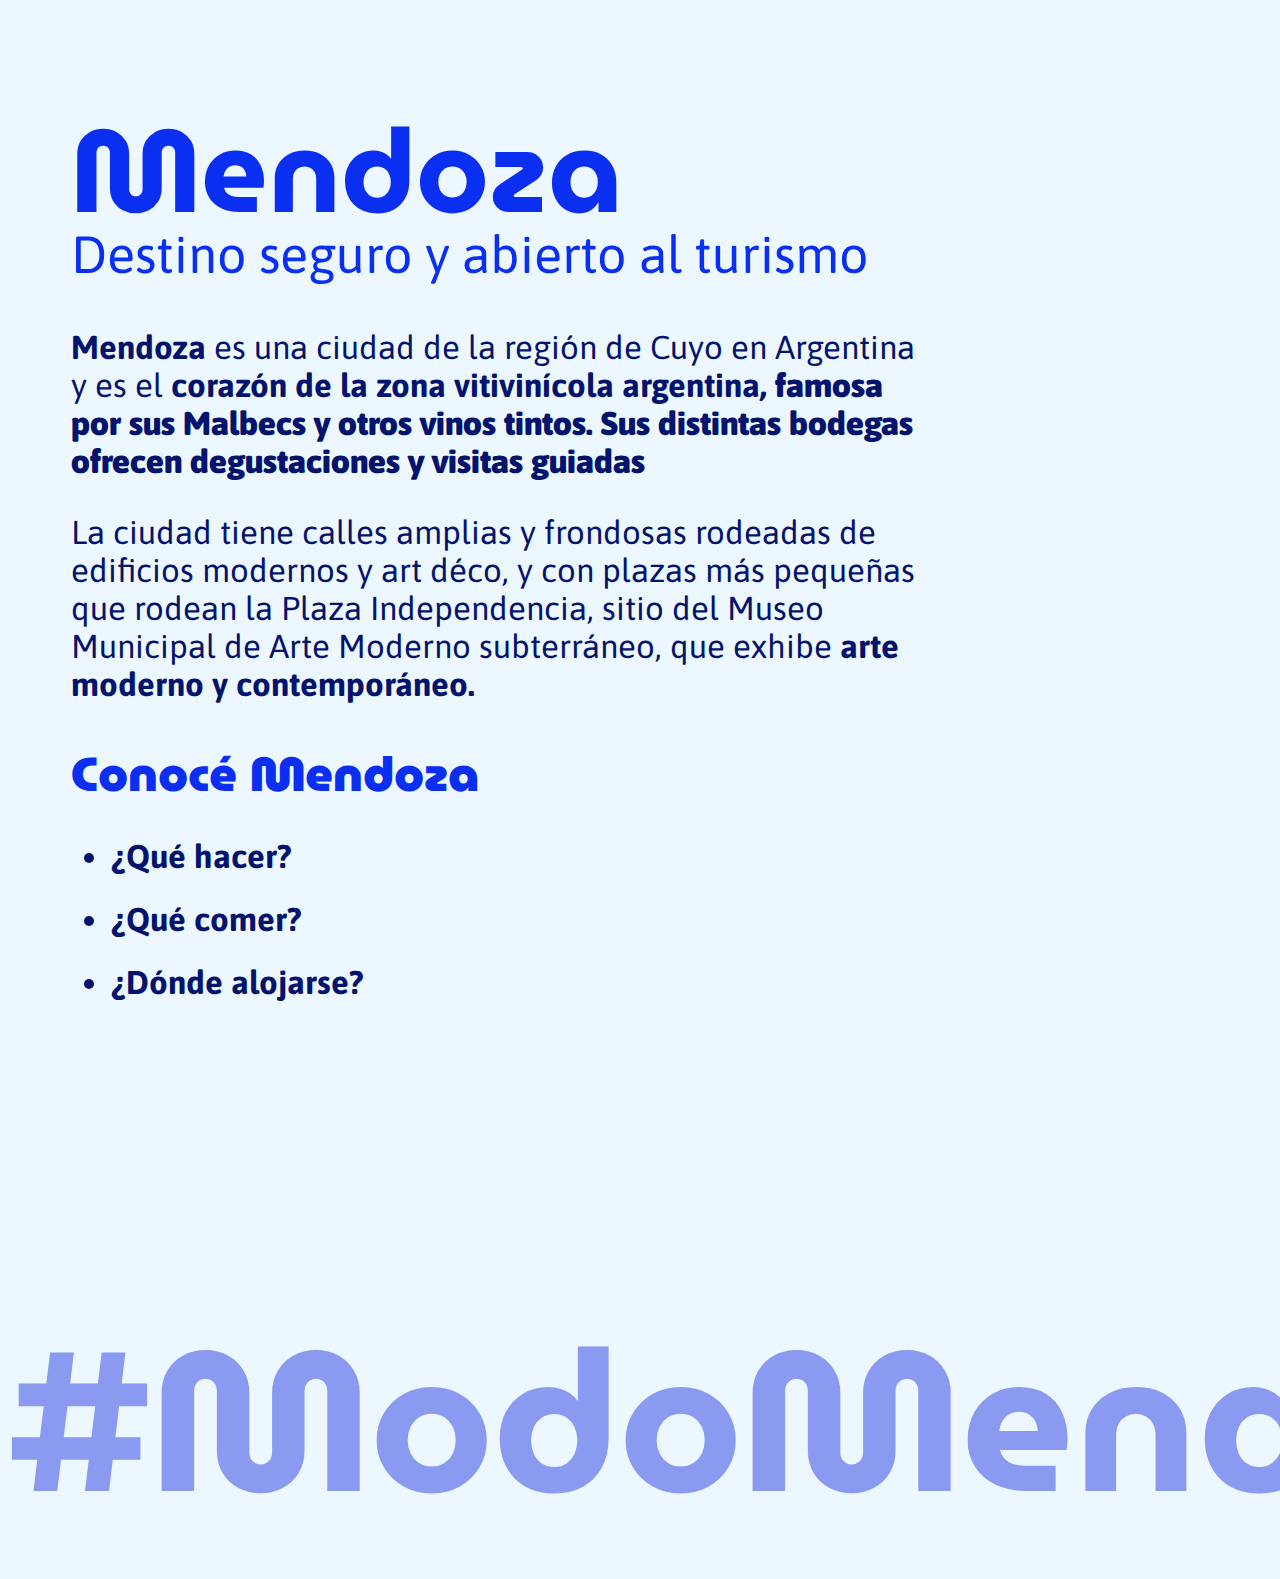
<file: index.html>
<!DOCTYPE html>
<html lang="en">
<head>
    <meta charset="UTF-8">
    <meta http-equiv="X-UA-Compatible" content="IE=edge">
    <meta name="viewport" content="width=device-width, initial-scale=1.0">
    <title>Laboratorio 1</title>
    <link rel="stylesheet" href="style.css">
    <link rel="preconnect" href="https://fonts.googleapis.com">
    <link rel="preconnect" href="https://fonts.gstatic.com" crossorigin>
</head>
  <body>
    <main>
        <div>
            <h1 class="museom-blue">Mendoza</h1>
            <h2 class="subtittle">Destino seguro y abierto al turismo</h2>
            <p class="parraf"><strong>Mendoza</strong> es una ciudad de la región de Cuyo en Argentina<br>
                y es el <b>corazón de la zona vitivinícola argentina<b>, famosa<br>
                por sus Malbecs y otros vinos tintos. Sus distintas bodegas<br>
                ofrecen degustaciones y visitas guiadas
            </p>
            <p class="parraf">La ciudad tiene calles amplias y frondosas rodeadas de<br>
            edificios modernos y art déco, y con plazas más pequeñas<br>
            que rodean la Plaza Independencia, sitio del Museo<br>
            Municipal de Arte Moderno subterráneo, que exhibe <strong>arte<br>
            moderno y contemporáneo.</strong>
            </p>
        </div>
        <div>
            <h3>
                    <strong class="museom-bluemedium">Conocé Mendoza</strong>
            </h3>
                <ul>
                         <li class="parff2">¿Qué hacer?</li>
                         <li class="parff2">¿Qué comer?</li>
                         <li class="parff2">¿Dónde alojarse?</li>
                </ul>
        </div>  
        <footer>
            <h4 class="mendoza">#ModoMendoza</h4>
        </footer> 
    </main>  
  </body>
</html>
</file>
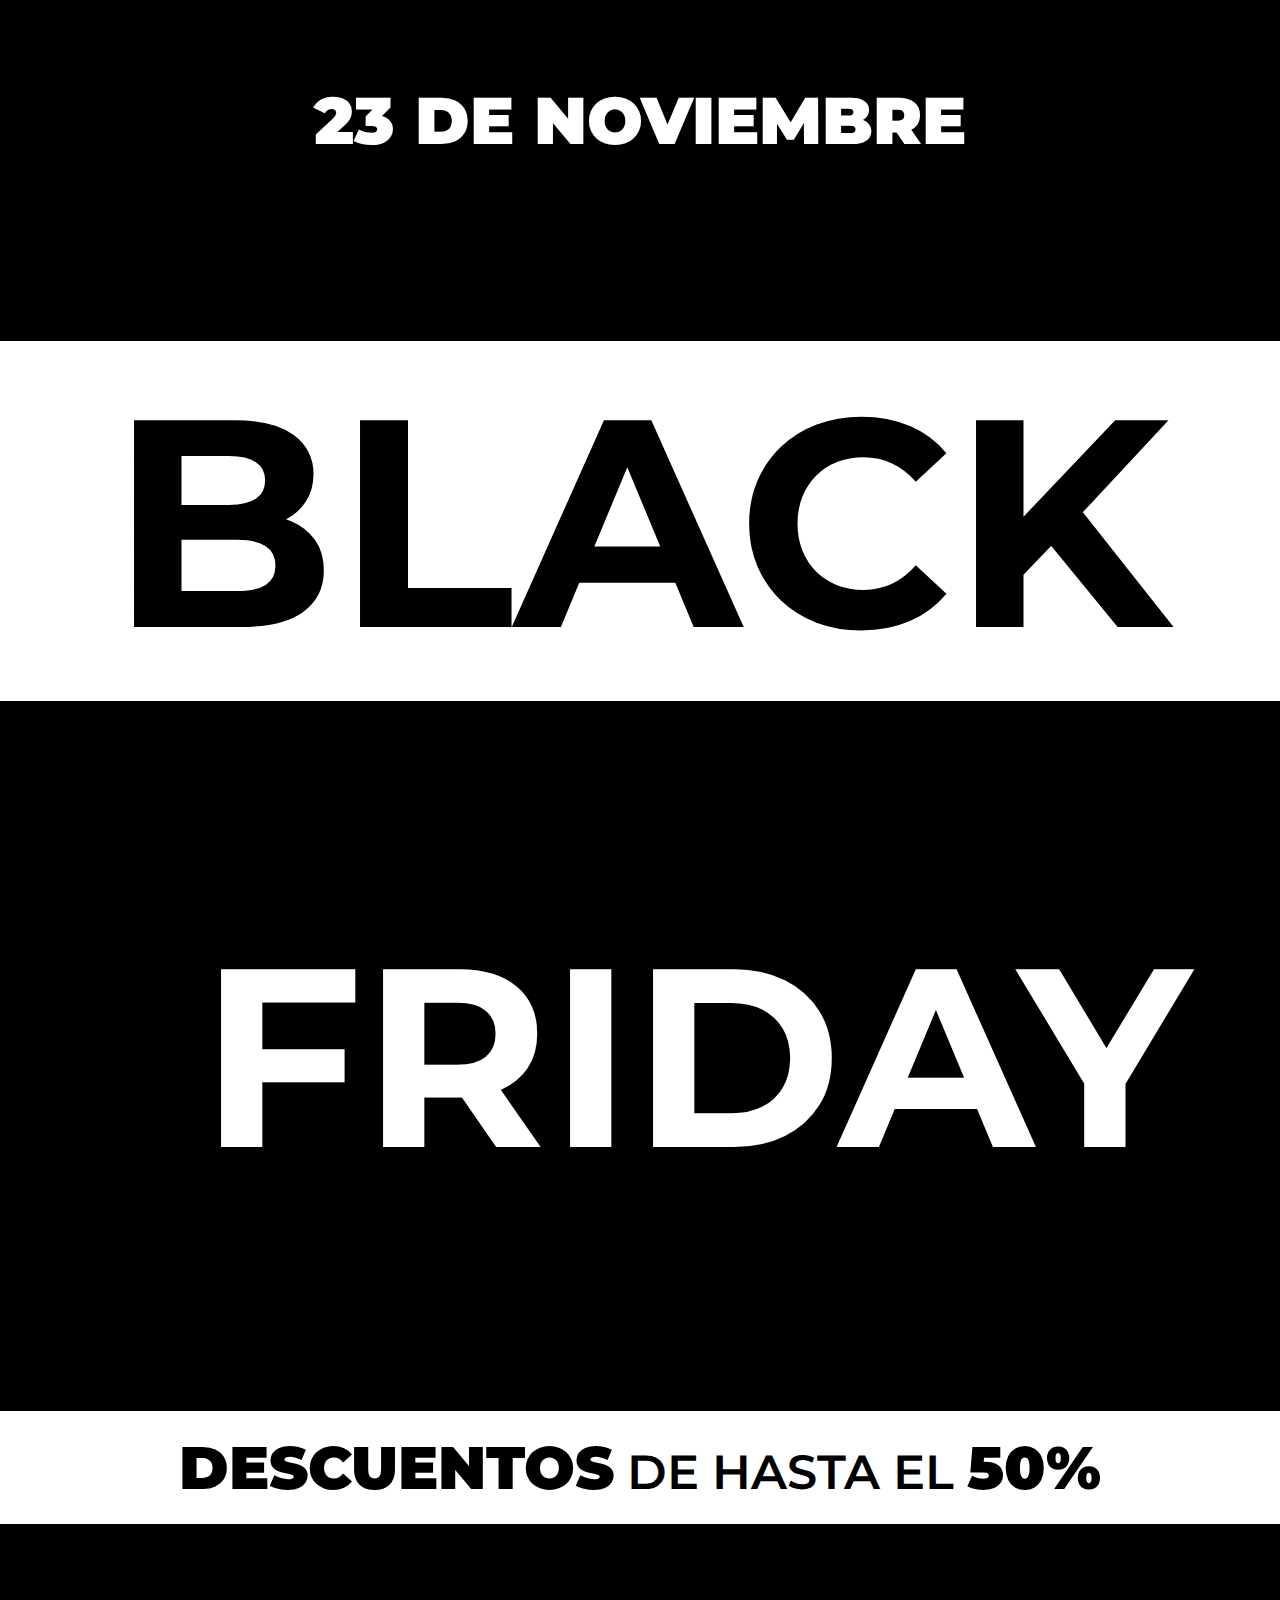
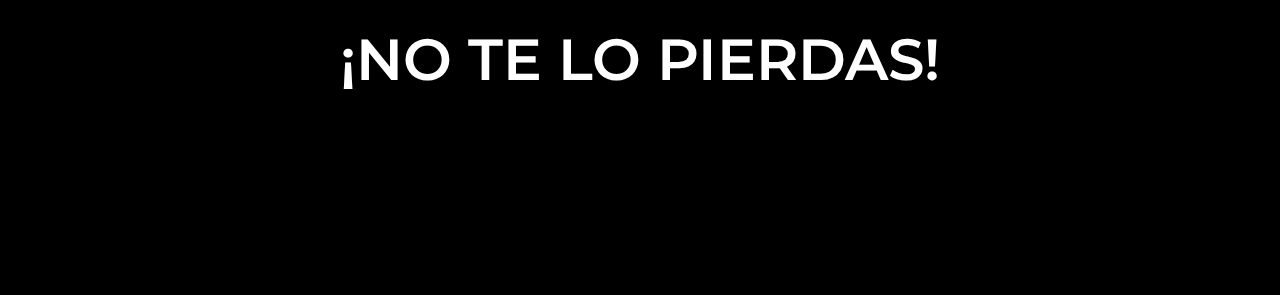
<file: Ejer-2/index.html>
<!DOCTYPE html>
<html lang="en">
    <head>
        <meta charset="UTF-8">
        <meta http-equiv="X-UA-Compatible" content="IE=edge">
        <meta name="viewport" content="width=device-width, initial-scale=1.0">
        <title>Laboratorio2</title>
        <link rel="stylesheet" href="style.css">
        <link rel="preconnect" href="https://fonts.googleapis.com">
        <link rel="preconnect" href="https://fonts.gstatic.com" crossorigin>
    </head>
        <body class="ali">
            <main>
                <div>
                    <h1>
                        23 DE NOVIEMBRE
                    </h1>
                </div>
                <div class="enc2">
                    <h2 class="mar0pr">
                        BLACK
                    </h2>
                </div>
                <div class="enc3">
                    <h3 class="mar0pr pad200px">
                        FRIDAY
                    </h3>
                </div>
                <div>
                    <h4 class="enc4">
                        <strong class="enc5">DESCUENTOS</strong> 
                        DE HASTA EL 
                        <strong class="enc5">50%</strong>
                    </h4>
                </div>
                <div>
                <h5 class="enc6">¡NO TE LO PIERDAS!</h5>
                </div>
            </main>
        </body>
</html>
</file>
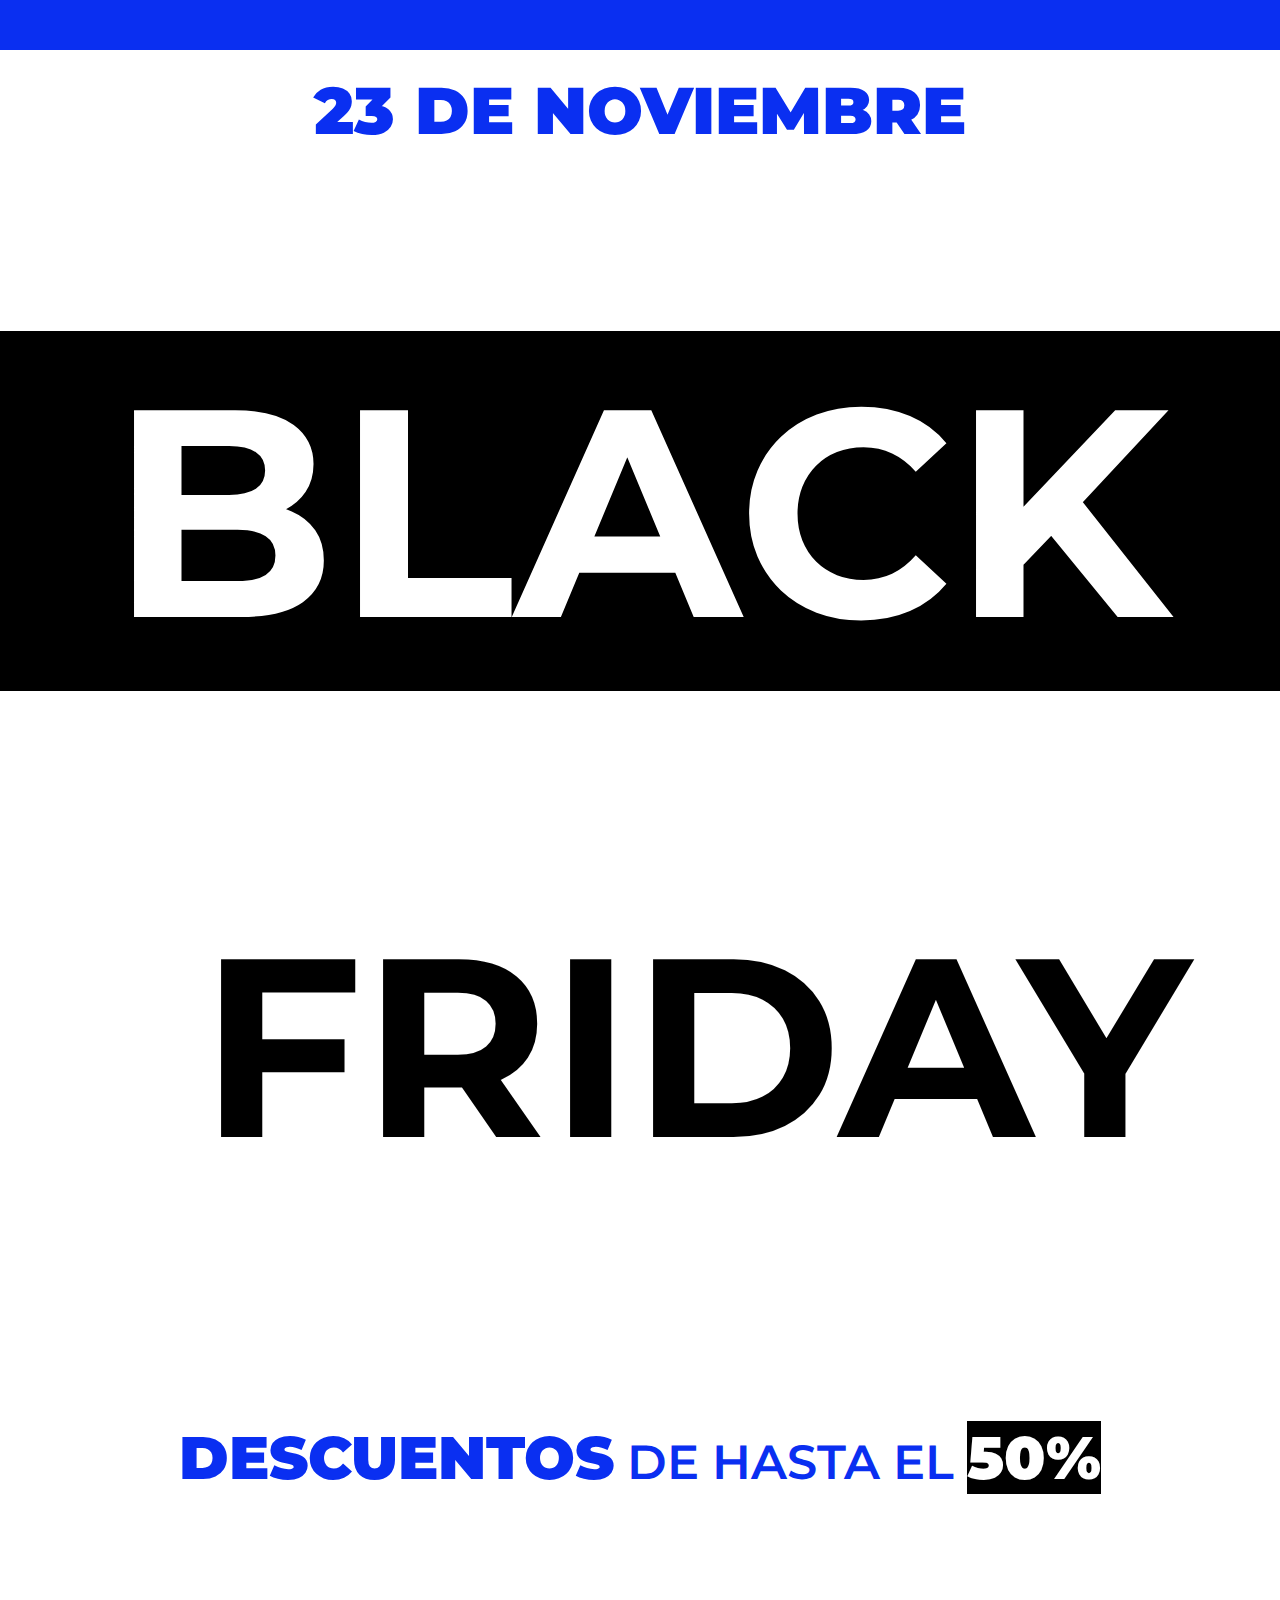
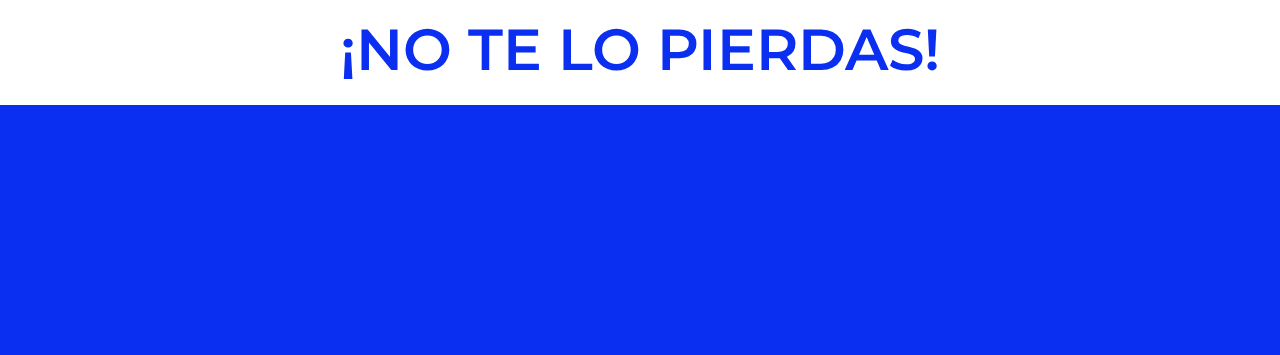
<file: ejer-3/index.html>
<!DOCTYPE html>
<html lang="en">
    <head>
        <meta charset="UTF-8">
        <meta http-equiv="X-UA-Compatible" content="IE=edge">
        <meta name="viewport" content="width=device-width, initial-scale=1.0">
        <title>Laboratorio2</title>
        <link rel="stylesheet" href="style.css">
        <link rel="preconnect" href="https://fonts.googleapis.com">
        <link rel="preconnect" href="https://fonts.gstatic.com" crossorigin>
    </head>
        <body class="ali border">
            <main>
                <div>
                    <h1>
                        23 DE NOVIEMBRE
                    </h1>
                </div>
                <div class="enc2">
                    <h2 class="mar0pr">
                        BLACK
                    </h2>
                </div>
                <div class="enc3">
                    <h3 class="mar0pr pad200px">
                        FRIDAY
                    </h3>
                </div>
                <div>
                    <h4 class="enc4 color">
                        <strong class="enc5">DESCUENTOS</strong> 
                        DE HASTA EL 
                        <strong class="enc5 color2">50%</strong>
                    </h4>
                </div>
                <div>
                <h5 class="enc6">¡NO TE LO PIERDAS!</h5>
                </div>
            </main>
        </body>
</html>
</file>
<file: style.css>
@import url('https://fonts.googleapis.com/css2?family=Asap:wght@400;700&family=MuseoModerno:wght@700&display=swap');

body {
    background-color:  #edf7ff;
}

.museom-blue {
    font-family: 'MuseoModerno' ,sans-serif ;
    font-weight:  700 ; 
    font-size: 117px;
    color: #0a2ff1;
    margin-bottom: 0px;
    
}

.subtittle {
    font-family: 'asap' , sans-serif;
    font-weight: 400 ;
    font-size: 52px;
    color: #0a2ff1;
    margin-top: -40px;
}

.parraf {
    font-family: 'asap', sans-serif;
    font-weight: 400;
    font-size: 33px;
    color: #04146c;
}

.museom-bluemedium {
    font-family: 'MuseoModerno';
    font-size: 48px;
    color: #0a2ff1;
    margin-top: 800px;
}

.mendoza {
    font-family: 'MuseoModerno' , cursive;
    font-size: 198px;
    color: #8a9af1 ;
    margin-bottom: -15px;
}

.parff2 {
    font-family: 'asap', sans-serif;
    font-weight: 700;
    font-size: 33px;
    color: #04146c;
    margin-top: 25px;
}

div {
    margin-left: 5%;
}
</file>
<file: Ejer-2/style.css>
@import url('https://fonts.googleapis.com/css2?family=Montserrat:wght@600;900&display=swap');


h1 {
    font-family: 'Montserrat', sans-serif;
    font-weight: 900;
    font-size: 66px;
    color: white; 
    background-color: black;
    padding-top: 80px;
    padding-bottom: 180px;
    margin: 0px;
}

.enc2 {
    font-family: 'Montserrat', sans-serif;
    font-weight: 900;
    font-size: 197px;
    }

.enc3 {
    font-family: 'Montserrat', sans-serif;
    font-weight: 900;
    font-size: 217px;
    color: white; 
    background-color: black;
}    

.enc4 {
    font-family: 'Montserrat', sans-serif;
    font-weight: 600;
    font-size: 48px;
    margin-top: 20px;
    margin-bottom: 20px
}

.enc5 {
    font-family: 'Montserrat', sans-serif;
    font-weight: 900;
    font-size: 60px;
}

.enc6 {
    font-family: 'Montserrat', sans-serif;
    font-weight: 600;
    font-size: 58px;
    color: white; 
    background-color: black;
    margin-top: 20px;
    padding-top: 100px;
    padding-bottom: 200px;
    margin-bottom: 0px;
}

.mar0pr {
    margin: 0%;
}

.pad200px {
    padding: 200px;

}

.ali{
    text-align: center;
    margin: 0px;
}
</file>
<file: ejer-3/style.css>
@import url('https://fonts.googleapis.com/css2?family=Montserrat:wght@600;900&display=swap');


h1 {
    font-family: 'Montserrat', sans-serif;
    font-weight: 900;
    font-size: 66px;
    color: black; 
    background-color: white;
    padding-top: 80px;
    padding-bottom: 180px;
    margin: 0px;
}

.enc2 {
    font-family: 'Montserrat', sans-serif;
    font-weight: 900;
    font-size: 197px;
    background-color: black;
    color: white;
    }

.enc3 {
    font-family: 'Montserrat', sans-serif;
    font-weight: 900;
    font-size: 217px;
    color: black; 
    background-color: white;
}    

.enc4 {
    font-family: 'Montserrat', sans-serif;
    font-weight: 600;
    font-size: 48px;
    margin-top: 20px;
    margin-bottom: 20px
    
}

.enc5 {
    font-family: 'Montserrat', sans-serif;
    font-weight: 900;
    font-size: 60px;
}

.enc6 {
    font-family: 'Montserrat', sans-serif;
    font-weight: 600;
    font-size: 58px;
    color: #0a2ff1; 
    background-color: white;
    margin-top: 20px;
    padding-top: 100px;
    padding-bottom: 20px;
    margin-bottom: 0px;
}

.mar0pr {
    margin: 0%;
}

.pad200px {
    padding: 200px;

}

.ali{
    text-align: center;
    margin: 0px;
}

h1 {
    color: #0a2ff1;
    margin-top: 0px;
    padding-top: 20px;
}

.color {
    color: #0a2ff1;
}

.color2 {
    background-color: black;
    color: white;
}

.border {
    border-top: 50px solid #0a2ff1;
    border-bottom: 250px solid #0a2ff1;
}
</file>
